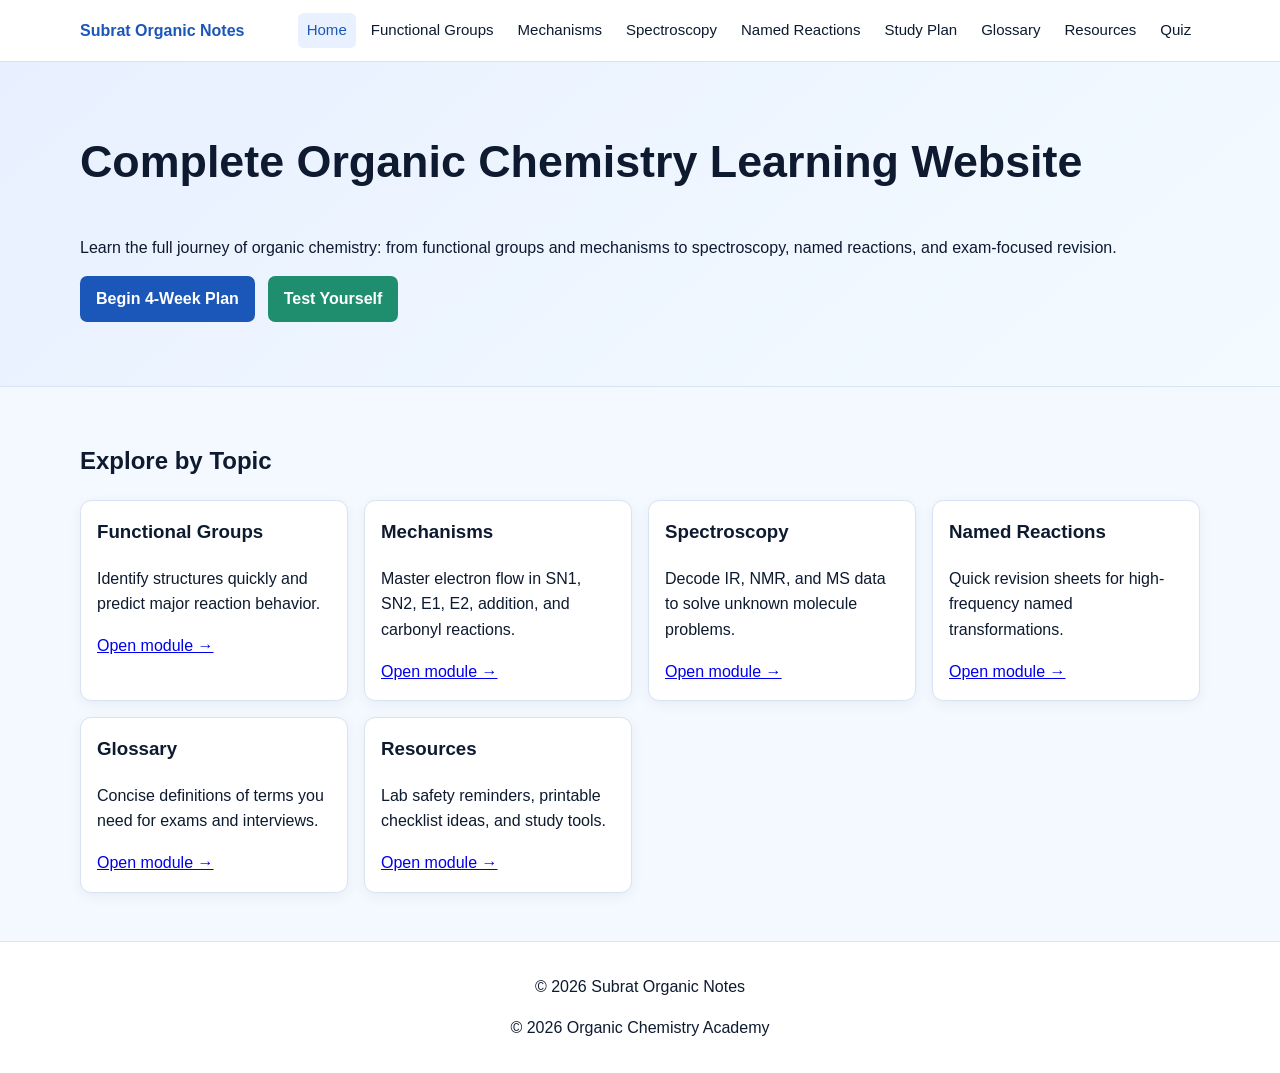
<file: index.html>
<!DOCTYPE html>
<html lang="en">
  <head>
    <meta charset="UTF-8" />
    <meta name="viewport" content="width=device-width, initial-scale=1.0" />
    <title>Organic Chemistry Academy</title>
    <meta name="description" content="A complete multi-page organic chemistry learning website with notes, mechanisms, spectroscopy, quizzes, and resources." />
    <link rel="stylesheet" href="styles.css" />
  </head>
  <body>
    <header class="site-header">
      <div class="container nav-wrap">
        <a class="brand" href="index.html">Subrat Organic Notes</a>
        <button id="menuToggle" class="menu-toggle" aria-label="Toggle navigation">☰</button>
        <nav id="siteNav" class="site-nav">
          <a href="index.html" class="active">Home</a>
          <a href="functional-groups.html">Functional Groups</a>
          <a href="reaction-mechanisms.html">Mechanisms</a>
          <a href="spectroscopy.html">Spectroscopy</a>
          <a href="named-reactions.html">Named Reactions</a>
          <a href="study-plan.html">Study Plan</a>
          <a href="glossary.html">Glossary</a>
          <a href="resources.html">Resources</a>
          <a href="quiz.html">Quiz</a>
        </nav>
      </div>
    </header>

    <main>
      <section class="hero">
        <div class="container">
          <h1>Complete Organic Chemistry Learning Website</h1>
          <p>
            Learn the full journey of organic chemistry: from functional groups and mechanisms
            to spectroscopy, named reactions, and exam-focused revision.
          </p>
          <div class="button-row">
            <a class="btn" href="study-plan.html">Begin 4-Week Plan</a>
            <a class="btn btn-secondary" href="quiz.html">Test Yourself</a>
          </div>
        </div>
      </section>

      <section class="container cards-section">
        <h2>Explore by Topic</h2>
        <div class="cards-grid">
          <article class="card">
            <h3>Functional Groups</h3>
            <p>Identify structures quickly and predict major reaction behavior.</p>
            <a href="functional-groups.html">Open module →</a>
          </article>
          <article class="card">
            <h3>Mechanisms</h3>
            <p>Master electron flow in SN1, SN2, E1, E2, addition, and carbonyl reactions.</p>
            <a href="reaction-mechanisms.html">Open module →</a>
          </article>
          <article class="card">
            <h3>Spectroscopy</h3>
            <p>Decode IR, NMR, and MS data to solve unknown molecule problems.</p>
            <a href="spectroscopy.html">Open module →</a>
          </article>
          <article class="card">
            <h3>Named Reactions</h3>
            <p>Quick revision sheets for high-frequency named transformations.</p>
            <a href="named-reactions.html">Open module →</a>
          </article>
          <article class="card">
            <h3>Glossary</h3>
            <p>Concise definitions of terms you need for exams and interviews.</p>
            <a href="glossary.html">Open module →</a>
          </article>
          <article class="card">
            <h3>Resources</h3>
            <p>Lab safety reminders, printable checklist ideas, and study tools.</p>
            <a href="resources.html">Open module →</a>
          </article>
        </div>
      </section>
    </main>

    <footer class="site-footer">
      <div class="container">
        <p>© <span class="year"></span> Subrat Organic Notes</p>
        <p>© <span class="year"></span> Organic Chemistry Academy</p>
      </div>
    </footer>

    <script src="script.js"></script>
  </body>
</html>
</file>
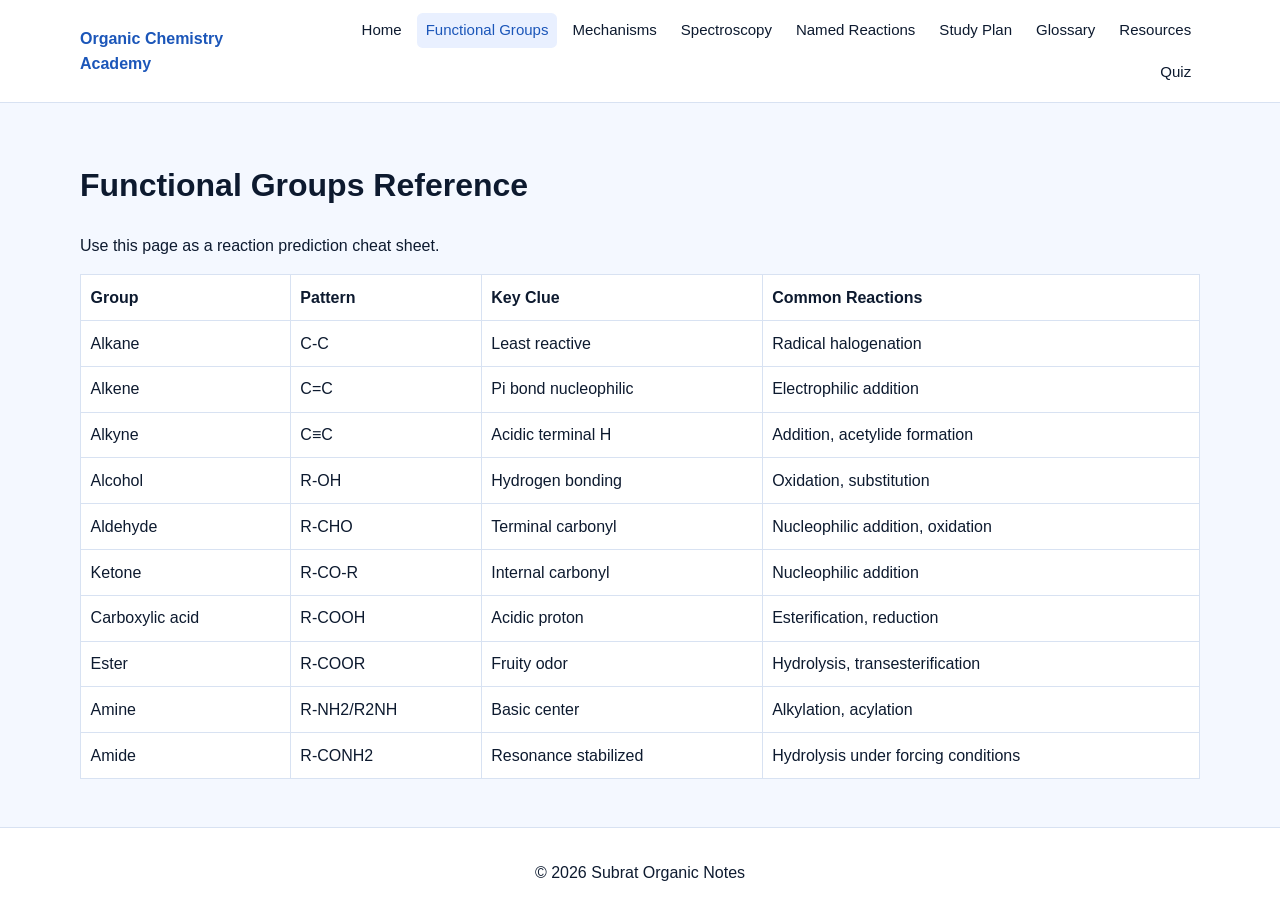
<file: functional-groups.html>
<!DOCTYPE html>
<html lang="en">
  <head>
    <meta charset="UTF-8" />
    <meta name="viewport" content="width=device-width, initial-scale=1.0" />
    <title>Functional Groups | Organic Chemistry Academy</title>
    <link rel="stylesheet" href="styles.css" />
  </head>
  <body>
    <header class="site-header">
      <div class="container nav-wrap">
        <a class="brand" href="index.html">Organic Chemistry Academy</a>
        <button id="menuToggle" class="menu-toggle" aria-label="Toggle navigation">☰</button>
        <nav id="siteNav" class="site-nav">
          <a href="index.html">Home</a>
          <a href="functional-groups.html" class="active">Functional Groups</a>
          <a href="reaction-mechanisms.html">Mechanisms</a>
          <a href="spectroscopy.html">Spectroscopy</a>
          <a href="named-reactions.html">Named Reactions</a>
          <a href="study-plan.html">Study Plan</a>
          <a href="glossary.html">Glossary</a>
          <a href="resources.html">Resources</a>
          <a href="quiz.html">Quiz</a>
        </nav>
      </div>
    </header>

    <main class="container page-content">
      <h1>Functional Groups Reference</h1>
      <p>Use this page as a reaction prediction cheat sheet.</p>
      <table class="chem-table">
        <thead>
          <tr><th>Group</th><th>Pattern</th><th>Key Clue</th><th>Common Reactions</th></tr>
        </thead>
        <tbody>
          <tr><td>Alkane</td><td>C-C</td><td>Least reactive</td><td>Radical halogenation</td></tr>
          <tr><td>Alkene</td><td>C=C</td><td>Pi bond nucleophilic</td><td>Electrophilic addition</td></tr>
          <tr><td>Alkyne</td><td>C≡C</td><td>Acidic terminal H</td><td>Addition, acetylide formation</td></tr>
          <tr><td>Alcohol</td><td>R-OH</td><td>Hydrogen bonding</td><td>Oxidation, substitution</td></tr>
          <tr><td>Aldehyde</td><td>R-CHO</td><td>Terminal carbonyl</td><td>Nucleophilic addition, oxidation</td></tr>
          <tr><td>Ketone</td><td>R-CO-R</td><td>Internal carbonyl</td><td>Nucleophilic addition</td></tr>
          <tr><td>Carboxylic acid</td><td>R-COOH</td><td>Acidic proton</td><td>Esterification, reduction</td></tr>
          <tr><td>Ester</td><td>R-COOR</td><td>Fruity odor</td><td>Hydrolysis, transesterification</td></tr>
          <tr><td>Amine</td><td>R-NH2/R2NH</td><td>Basic center</td><td>Alkylation, acylation</td></tr>
          <tr><td>Amide</td><td>R-CONH2</td><td>Resonance stabilized</td><td>Hydrolysis under forcing conditions</td></tr>
        </tbody>
      </table>
    </main>

    <footer class="site-footer"><div class="container"><p>© <span class="year"></span> Subrat Organic Notes</p></div></footer>
    <script src="script.js"></script>
  </body>
</html>
</file>
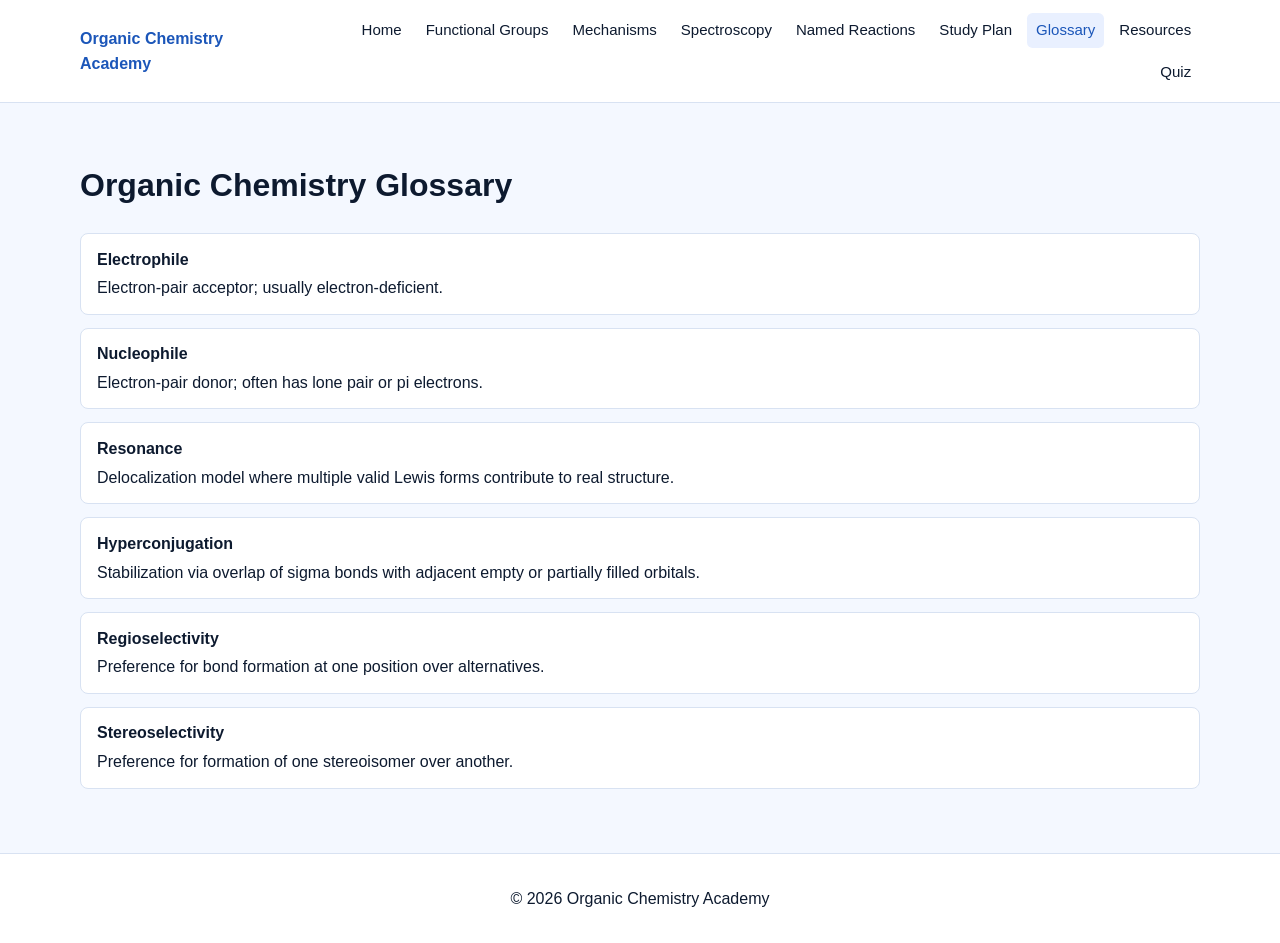
<file: glossary.html>
<!DOCTYPE html>
<html lang="en">
  <head>
    <meta charset="UTF-8" />
    <meta name="viewport" content="width=device-width, initial-scale=1.0" />
    <title>Glossary | Organic Chemistry Academy</title>
    <link rel="stylesheet" href="styles.css" />
  </head>
  <body>
    <header class="site-header">
      <div class="container nav-wrap">
        <a class="brand" href="index.html">Organic Chemistry Academy</a>
        <button id="menuToggle" class="menu-toggle" aria-label="Toggle navigation">☰</button>
        <nav id="siteNav" class="site-nav">
          <a href="index.html">Home</a>
          <a href="functional-groups.html">Functional Groups</a>
          <a href="reaction-mechanisms.html">Mechanisms</a>
          <a href="spectroscopy.html">Spectroscopy</a>
          <a href="named-reactions.html">Named Reactions</a>
          <a href="study-plan.html">Study Plan</a>
          <a href="glossary.html" class="active">Glossary</a>
          <a href="resources.html">Resources</a>
          <a href="quiz.html">Quiz</a>
        </nav>
      </div>
    </header>

    <main class="container page-content">
      <h1>Organic Chemistry Glossary</h1>
      <dl class="glossary">
        <div><dt>Electrophile</dt><dd>Electron-pair acceptor; usually electron-deficient.</dd></div>
        <div><dt>Nucleophile</dt><dd>Electron-pair donor; often has lone pair or pi electrons.</dd></div>
        <div><dt>Resonance</dt><dd>Delocalization model where multiple valid Lewis forms contribute to real structure.</dd></div>
        <div><dt>Hyperconjugation</dt><dd>Stabilization via overlap of sigma bonds with adjacent empty or partially filled orbitals.</dd></div>
        <div><dt>Regioselectivity</dt><dd>Preference for bond formation at one position over alternatives.</dd></div>
        <div><dt>Stereoselectivity</dt><dd>Preference for formation of one stereoisomer over another.</dd></div>
      </dl>
    </main>

    <footer class="site-footer"><div class="container"><p>© <span class="year"></span> Organic Chemistry Academy</p></div></footer>
    <script src="script.js"></script>
  </body>
</html>
</file>
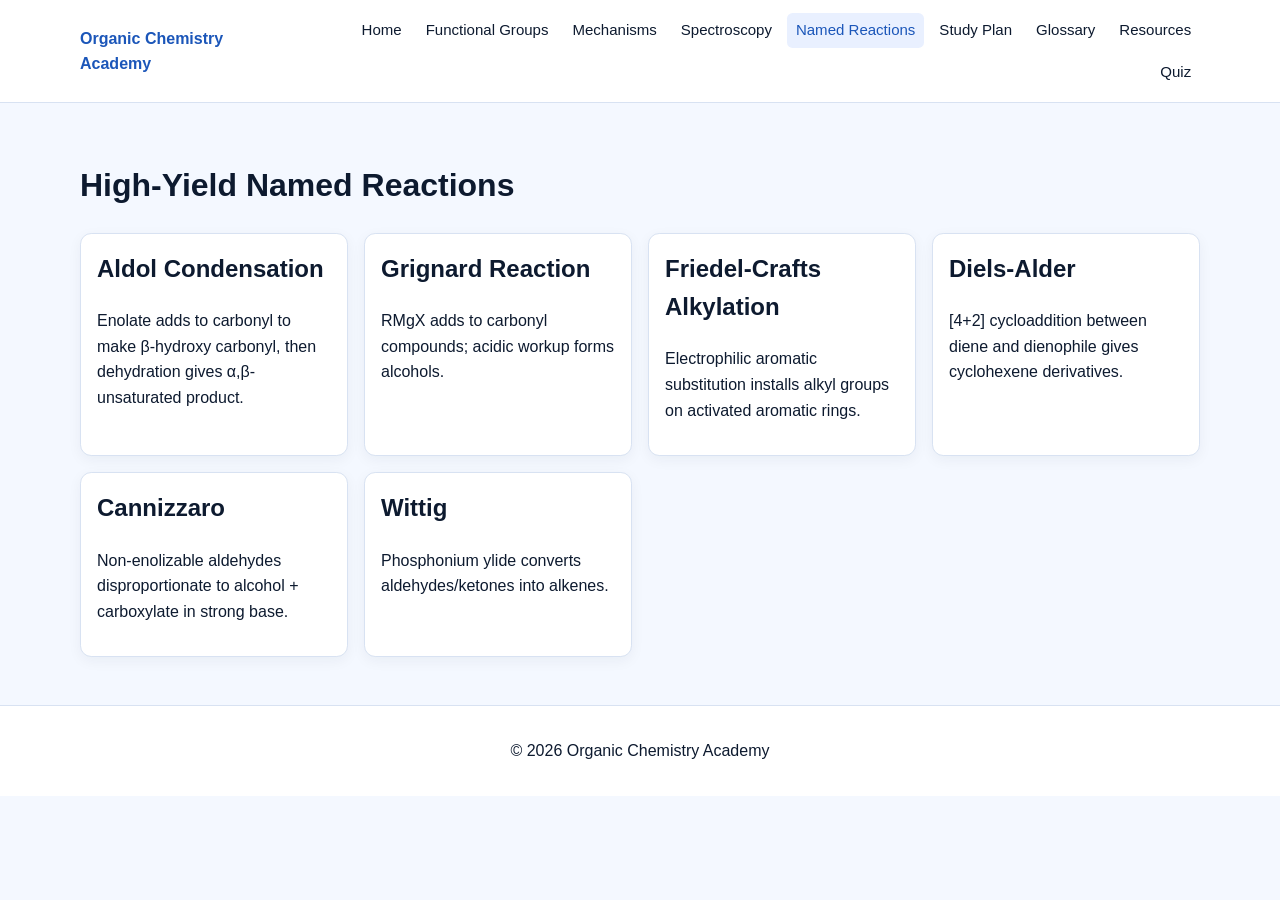
<file: named-reactions.html>
<!DOCTYPE html>
<html lang="en">
  <head>
    <meta charset="UTF-8" />
    <meta name="viewport" content="width=device-width, initial-scale=1.0" />
    <title>Named Reactions | Organic Chemistry Academy</title>
    <link rel="stylesheet" href="styles.css" />
  </head>
  <body>
    <header class="site-header">
      <div class="container nav-wrap">
        <a class="brand" href="index.html">Organic Chemistry Academy</a>
        <button id="menuToggle" class="menu-toggle" aria-label="Toggle navigation">☰</button>
        <nav id="siteNav" class="site-nav">
          <a href="index.html">Home</a>
          <a href="functional-groups.html">Functional Groups</a>
          <a href="reaction-mechanisms.html">Mechanisms</a>
          <a href="spectroscopy.html">Spectroscopy</a>
          <a href="named-reactions.html" class="active">Named Reactions</a>
          <a href="study-plan.html">Study Plan</a>
          <a href="glossary.html">Glossary</a>
          <a href="resources.html">Resources</a>
          <a href="quiz.html">Quiz</a>
        </nav>
      </div>
    </header>

    <main class="container page-content">
      <h1>High-Yield Named Reactions</h1>
      <div class="cards-grid">
        <article class="card"><h2>Aldol Condensation</h2><p>Enolate adds to carbonyl to make β-hydroxy carbonyl, then dehydration gives α,β-unsaturated product.</p></article>
        <article class="card"><h2>Grignard Reaction</h2><p>RMgX adds to carbonyl compounds; acidic workup forms alcohols.</p></article>
        <article class="card"><h2>Friedel-Crafts Alkylation</h2><p>Electrophilic aromatic substitution installs alkyl groups on activated aromatic rings.</p></article>
        <article class="card"><h2>Diels-Alder</h2><p>[4+2] cycloaddition between diene and dienophile gives cyclohexene derivatives.</p></article>
        <article class="card"><h2>Cannizzaro</h2><p>Non-enolizable aldehydes disproportionate to alcohol + carboxylate in strong base.</p></article>
        <article class="card"><h2>Wittig</h2><p>Phosphonium ylide converts aldehydes/ketones into alkenes.</p></article>
      </div>
    </main>

    <footer class="site-footer"><div class="container"><p>© <span class="year"></span> Organic Chemistry Academy</p></div></footer>
    <script src="script.js"></script>
  </body>
</html>
</file>
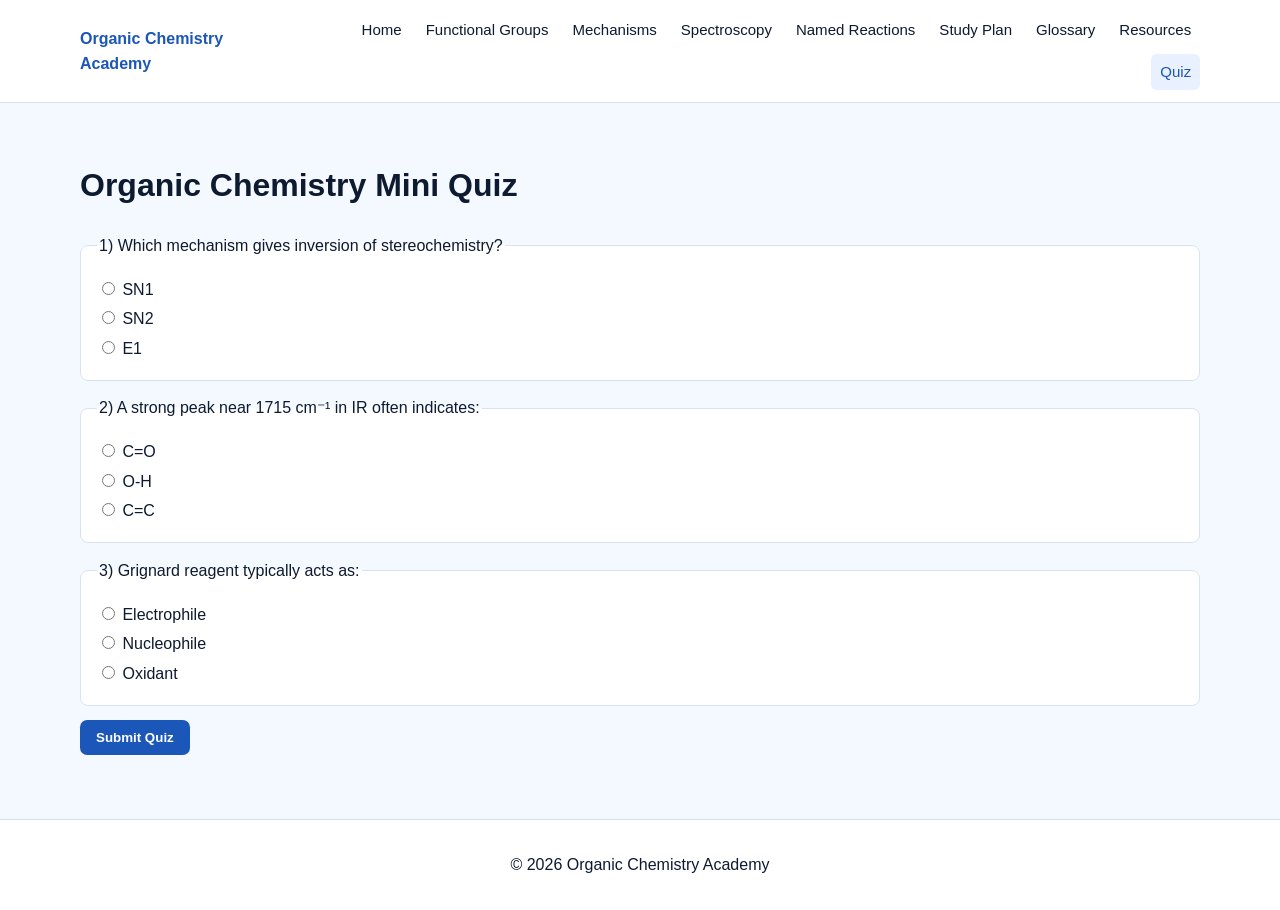
<file: quiz.html>
<!DOCTYPE html>
<html lang="en">
  <head>
    <meta charset="UTF-8" />
    <meta name="viewport" content="width=device-width, initial-scale=1.0" />
    <title>Quiz | Organic Chemistry Academy</title>
    <link rel="stylesheet" href="styles.css" />
  </head>
  <body>
    <header class="site-header">
      <div class="container nav-wrap">
        <a class="brand" href="index.html">Organic Chemistry Academy</a>
        <button id="menuToggle" class="menu-toggle" aria-label="Toggle navigation">☰</button>
        <nav id="siteNav" class="site-nav">
          <a href="index.html">Home</a>
          <a href="functional-groups.html">Functional Groups</a>
          <a href="reaction-mechanisms.html">Mechanisms</a>
          <a href="spectroscopy.html">Spectroscopy</a>
          <a href="named-reactions.html">Named Reactions</a>
          <a href="study-plan.html">Study Plan</a>
          <a href="glossary.html">Glossary</a>
          <a href="resources.html">Resources</a>
          <a href="quiz.html" class="active">Quiz</a>
        </nav>
      </div>
    </header>

    <main class="container page-content">
      <h1>Organic Chemistry Mini Quiz</h1>
      <form id="quizForm" class="quiz-form">
        <fieldset>
          <legend>1) Which mechanism gives inversion of stereochemistry?</legend>
          <label><input type="radio" name="q1" value="SN1" /> SN1</label>
          <label><input type="radio" name="q1" value="SN2" /> SN2</label>
          <label><input type="radio" name="q1" value="E1" /> E1</label>
        </fieldset>

        <fieldset>
          <legend>2) A strong peak near 1715 cm⁻¹ in IR often indicates:</legend>
          <label><input type="radio" name="q2" value="C=O" /> C=O</label>
          <label><input type="radio" name="q2" value="O-H" /> O-H</label>
          <label><input type="radio" name="q2" value="C=C" /> C=C</label>
        </fieldset>

        <fieldset>
          <legend>3) Grignard reagent typically acts as:</legend>
          <label><input type="radio" name="q3" value="electrophile" /> Electrophile</label>
          <label><input type="radio" name="q3" value="nucleophile" /> Nucleophile</label>
          <label><input type="radio" name="q3" value="oxidant" /> Oxidant</label>
        </fieldset>

        <button type="button" id="gradeQuiz" class="btn">Submit Quiz</button>
      </form>
      <p id="quizResult" class="quiz-result" aria-live="polite"></p>
    </main>

    <footer class="site-footer"><div class="container"><p>© <span class="year"></span> Organic Chemistry Academy</p></div></footer>
    <script src="script.js"></script>
  </body>
</html>
</file>
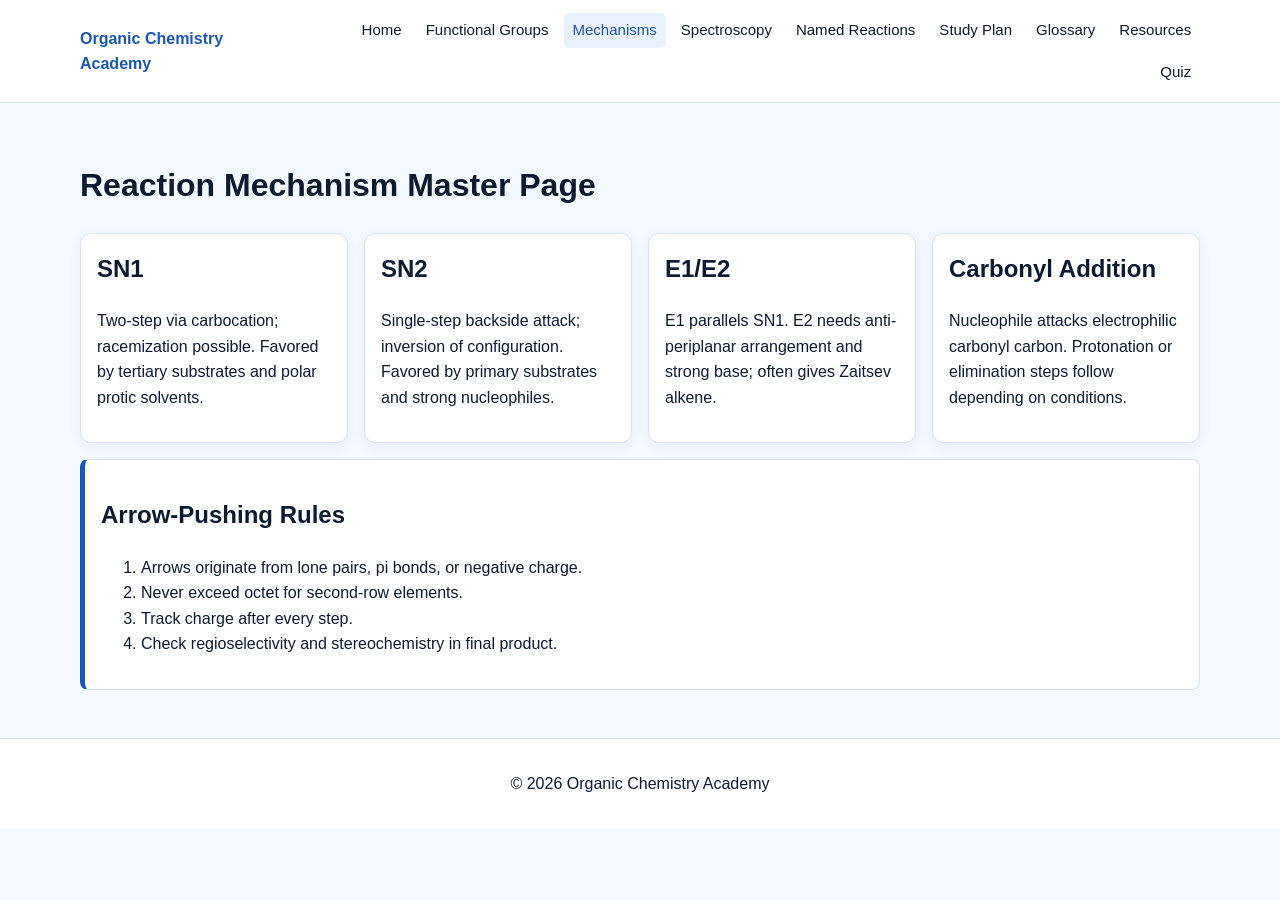
<file: reaction-mechanisms.html>
<!DOCTYPE html>
<html lang="en">
  <head>
    <meta charset="UTF-8" />
    <meta name="viewport" content="width=device-width, initial-scale=1.0" />
    <title>Reaction Mechanisms | Organic Chemistry Academy</title>
    <link rel="stylesheet" href="styles.css" />
  </head>
  <body>
    <header class="site-header">
      <div class="container nav-wrap">
        <a class="brand" href="index.html">Organic Chemistry Academy</a>
        <button id="menuToggle" class="menu-toggle" aria-label="Toggle navigation">☰</button>
        <nav id="siteNav" class="site-nav">
          <a href="index.html">Home</a>
          <a href="functional-groups.html">Functional Groups</a>
          <a href="reaction-mechanisms.html" class="active">Mechanisms</a>
          <a href="spectroscopy.html">Spectroscopy</a>
          <a href="named-reactions.html">Named Reactions</a>
          <a href="study-plan.html">Study Plan</a>
          <a href="glossary.html">Glossary</a>
          <a href="resources.html">Resources</a>
          <a href="quiz.html">Quiz</a>
        </nav>
      </div>
    </header>

    <main class="container page-content">
      <h1>Reaction Mechanism Master Page</h1>
      <div class="cards-grid">
        <article class="card"><h2>SN1</h2><p>Two-step via carbocation; racemization possible. Favored by tertiary substrates and polar protic solvents.</p></article>
        <article class="card"><h2>SN2</h2><p>Single-step backside attack; inversion of configuration. Favored by primary substrates and strong nucleophiles.</p></article>
        <article class="card"><h2>E1/E2</h2><p>E1 parallels SN1. E2 needs anti-periplanar arrangement and strong base; often gives Zaitsev alkene.</p></article>
        <article class="card"><h2>Carbonyl Addition</h2><p>Nucleophile attacks electrophilic carbonyl carbon. Protonation or elimination steps follow depending on conditions.</p></article>
      </div>
      <section class="note-box">
        <h2>Arrow-Pushing Rules</h2>
        <ol>
          <li>Arrows originate from lone pairs, pi bonds, or negative charge.</li>
          <li>Never exceed octet for second-row elements.</li>
          <li>Track charge after every step.</li>
          <li>Check regioselectivity and stereochemistry in final product.</li>
        </ol>
      </section>
    </main>

    <footer class="site-footer"><div class="container"><p>© <span class="year"></span> Organic Chemistry Academy</p></div></footer>
    <script src="script.js"></script>
  </body>
</html>
</file>
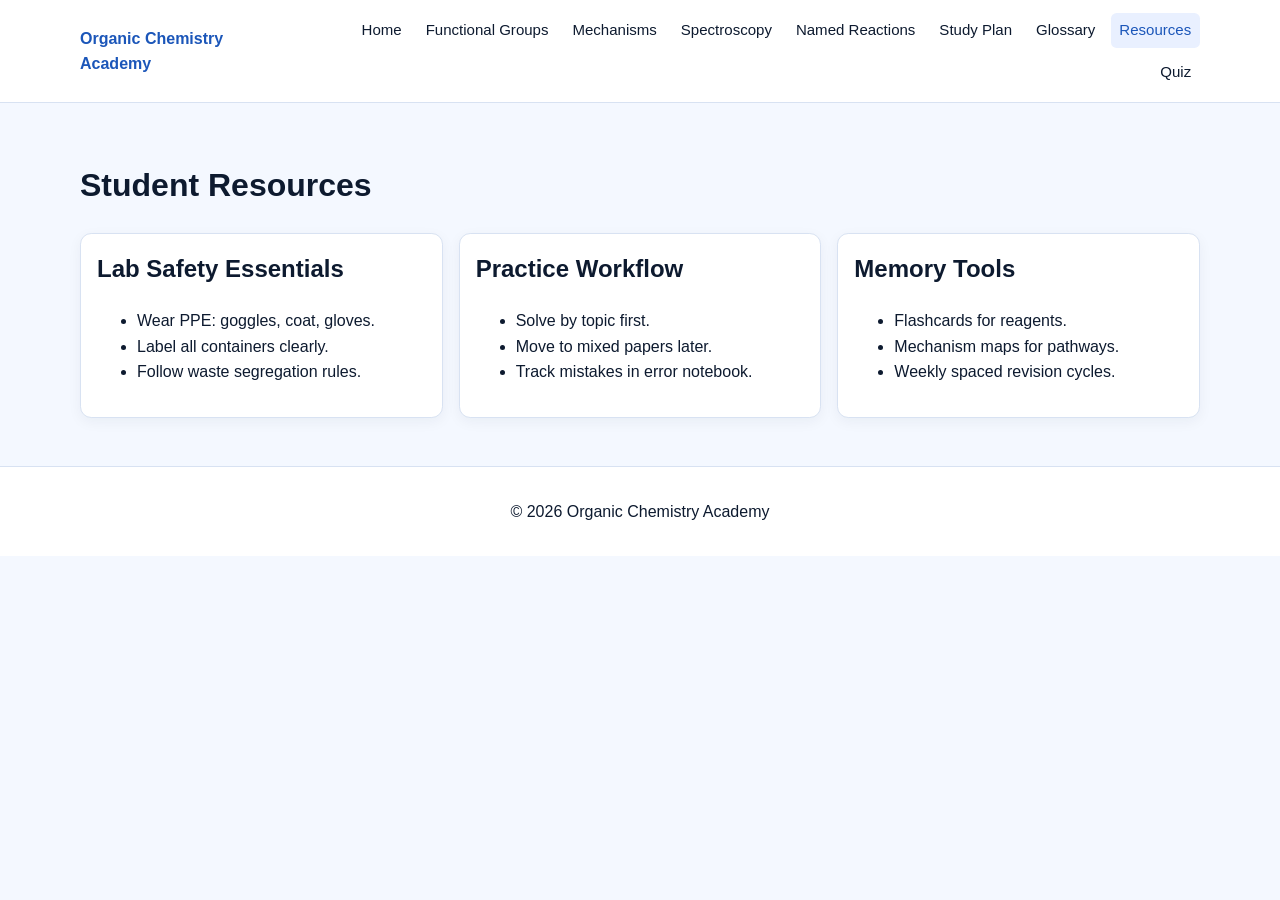
<file: resources.html>
<!DOCTYPE html>
<html lang="en">
  <head>
    <meta charset="UTF-8" />
    <meta name="viewport" content="width=device-width, initial-scale=1.0" />
    <title>Resources | Organic Chemistry Academy</title>
    <link rel="stylesheet" href="styles.css" />
  </head>
  <body>
    <header class="site-header">
      <div class="container nav-wrap">
        <a class="brand" href="index.html">Organic Chemistry Academy</a>
        <button id="menuToggle" class="menu-toggle" aria-label="Toggle navigation">☰</button>
        <nav id="siteNav" class="site-nav">
          <a href="index.html">Home</a>
          <a href="functional-groups.html">Functional Groups</a>
          <a href="reaction-mechanisms.html">Mechanisms</a>
          <a href="spectroscopy.html">Spectroscopy</a>
          <a href="named-reactions.html">Named Reactions</a>
          <a href="study-plan.html">Study Plan</a>
          <a href="glossary.html">Glossary</a>
          <a href="resources.html" class="active">Resources</a>
          <a href="quiz.html">Quiz</a>
        </nav>
      </div>
    </header>

    <main class="container page-content">
      <h1>Student Resources</h1>
      <div class="cards-grid">
        <article class="card"><h2>Lab Safety Essentials</h2><ul><li>Wear PPE: goggles, coat, gloves.</li><li>Label all containers clearly.</li><li>Follow waste segregation rules.</li></ul></article>
        <article class="card"><h2>Practice Workflow</h2><ul><li>Solve by topic first.</li><li>Move to mixed papers later.</li><li>Track mistakes in error notebook.</li></ul></article>
        <article class="card"><h2>Memory Tools</h2><ul><li>Flashcards for reagents.</li><li>Mechanism maps for pathways.</li><li>Weekly spaced revision cycles.</li></ul></article>
      </div>
    </main>

    <footer class="site-footer"><div class="container"><p>© <span class="year"></span> Organic Chemistry Academy</p></div></footer>
    <script src="script.js"></script>
  </body>
</html>
</file>
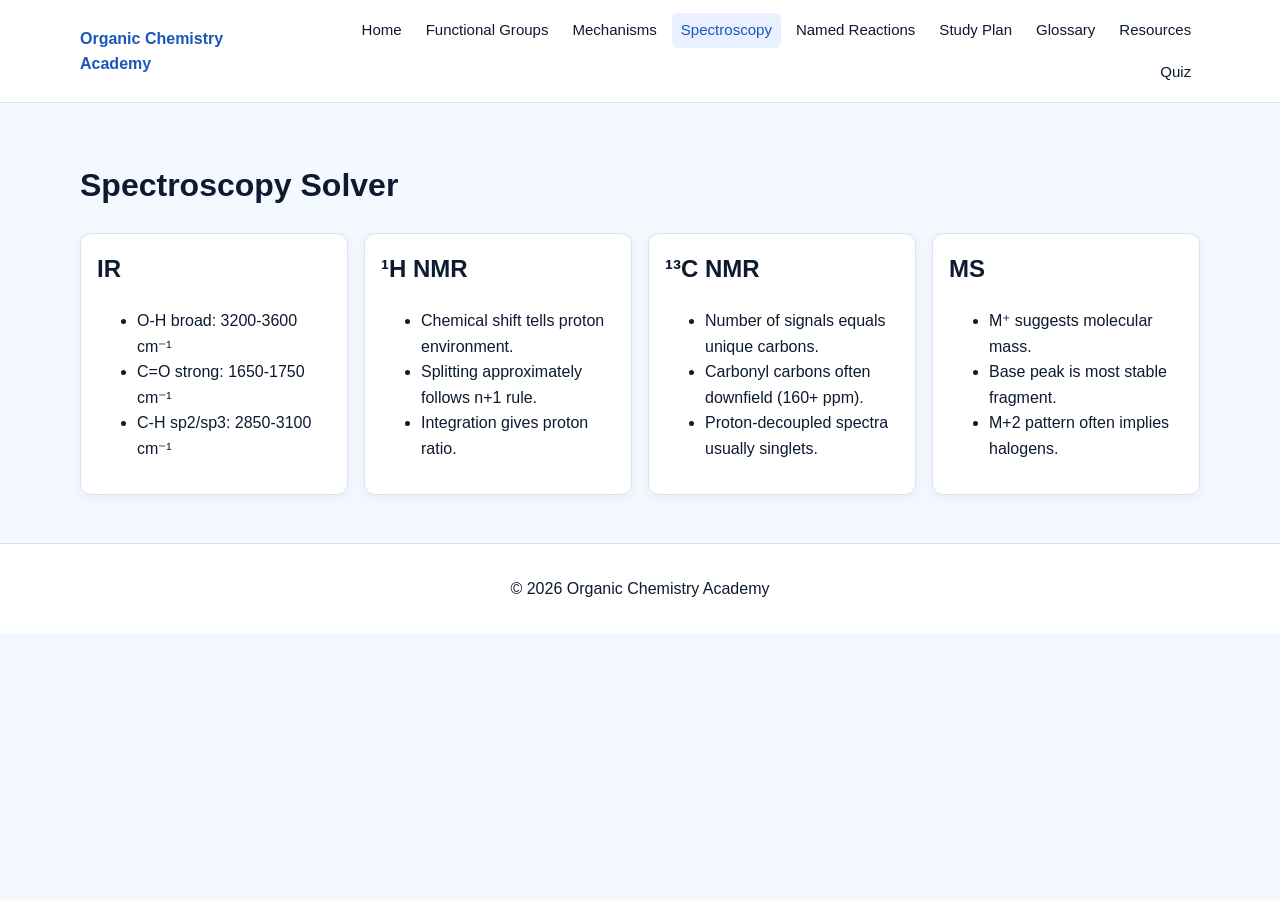
<file: spectroscopy.html>
<!DOCTYPE html>
<html lang="en">
  <head>
    <meta charset="UTF-8" />
    <meta name="viewport" content="width=device-width, initial-scale=1.0" />
    <title>Spectroscopy | Organic Chemistry Academy</title>
    <link rel="stylesheet" href="styles.css" />
  </head>
  <body>
    <header class="site-header">
      <div class="container nav-wrap">
        <a class="brand" href="index.html">Organic Chemistry Academy</a>
        <button id="menuToggle" class="menu-toggle" aria-label="Toggle navigation">☰</button>
        <nav id="siteNav" class="site-nav">
          <a href="index.html">Home</a>
          <a href="functional-groups.html">Functional Groups</a>
          <a href="reaction-mechanisms.html">Mechanisms</a>
          <a href="spectroscopy.html" class="active">Spectroscopy</a>
          <a href="named-reactions.html">Named Reactions</a>
          <a href="study-plan.html">Study Plan</a>
          <a href="glossary.html">Glossary</a>
          <a href="resources.html">Resources</a>
          <a href="quiz.html">Quiz</a>
        </nav>
      </div>
    </header>

    <main class="container page-content">
      <h1>Spectroscopy Solver</h1>
      <div class="cards-grid">
        <article class="card"><h2>IR</h2><ul><li>O-H broad: 3200-3600 cm⁻¹</li><li>C=O strong: 1650-1750 cm⁻¹</li><li>C-H sp2/sp3: 2850-3100 cm⁻¹</li></ul></article>
        <article class="card"><h2>¹H NMR</h2><ul><li>Chemical shift tells proton environment.</li><li>Splitting approximately follows n+1 rule.</li><li>Integration gives proton ratio.</li></ul></article>
        <article class="card"><h2>¹³C NMR</h2><ul><li>Number of signals equals unique carbons.</li><li>Carbonyl carbons often downfield (160+ ppm).</li><li>Proton-decoupled spectra usually singlets.</li></ul></article>
        <article class="card"><h2>MS</h2><ul><li>M⁺ suggests molecular mass.</li><li>Base peak is most stable fragment.</li><li>M+2 pattern often implies halogens.</li></ul></article>
      </div>
    </main>

    <footer class="site-footer"><div class="container"><p>© <span class="year"></span> Organic Chemistry Academy</p></div></footer>
    <script src="script.js"></script>
  </body>
</html>
</file>
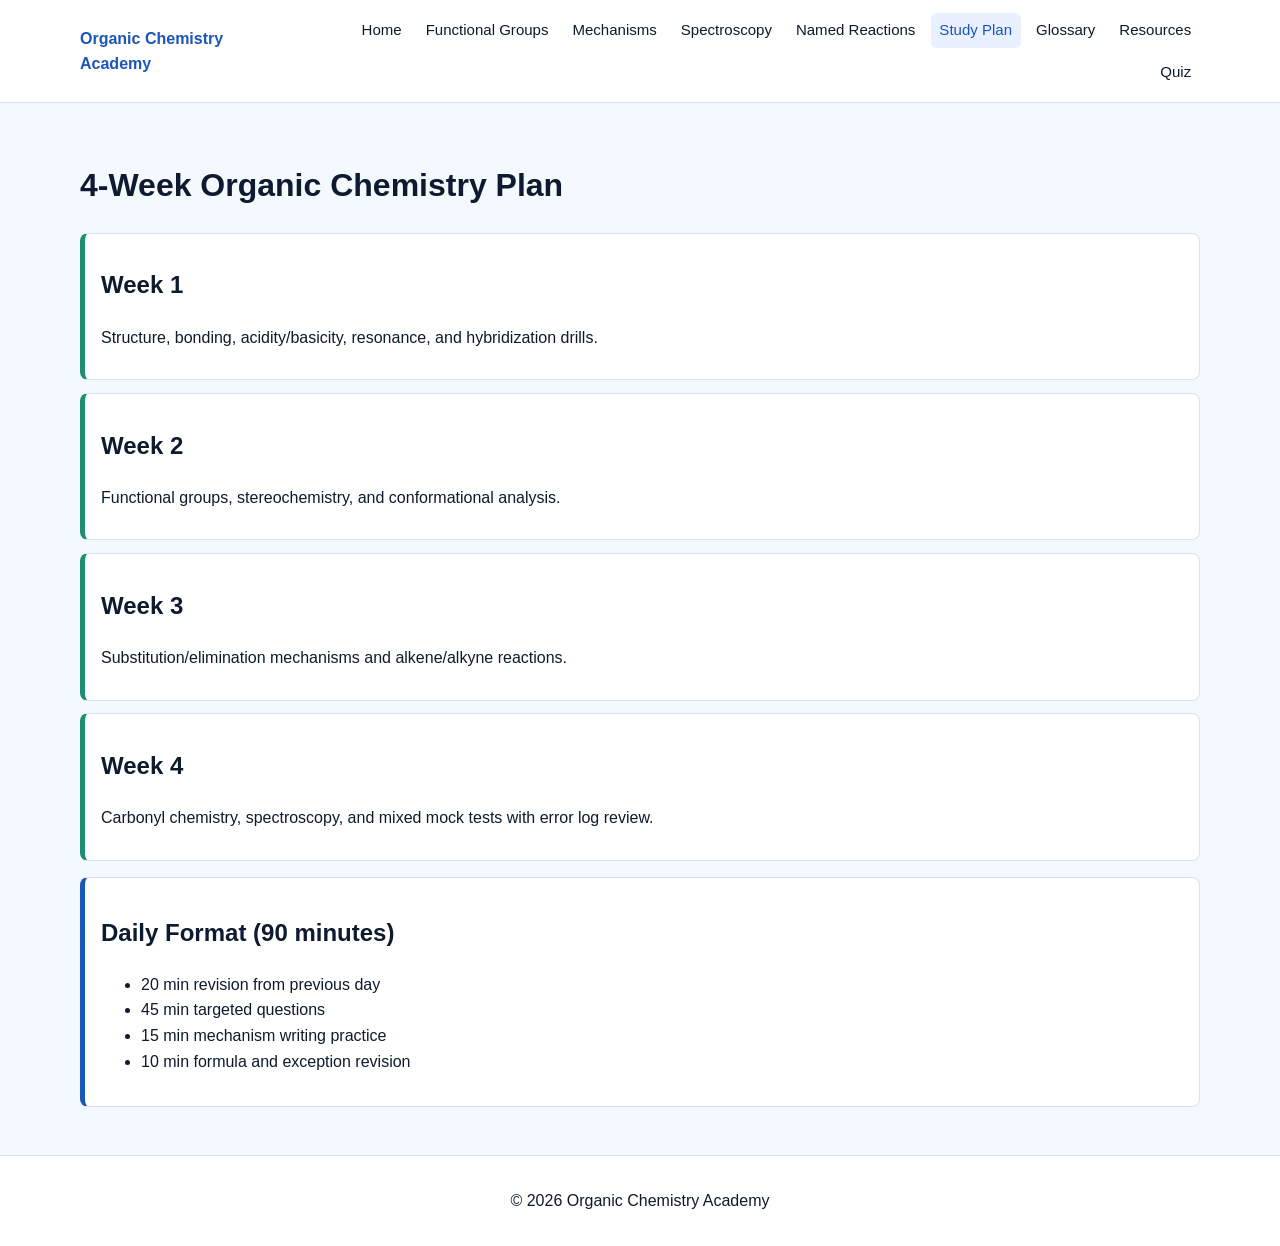
<file: study-plan.html>
<!DOCTYPE html>
<html lang="en">
  <head>
    <meta charset="UTF-8" />
    <meta name="viewport" content="width=device-width, initial-scale=1.0" />
    <title>Study Plan | Organic Chemistry Academy</title>
    <link rel="stylesheet" href="styles.css" />
  </head>
  <body>
    <header class="site-header">
      <div class="container nav-wrap">
        <a class="brand" href="index.html">Organic Chemistry Academy</a>
        <button id="menuToggle" class="menu-toggle" aria-label="Toggle navigation">☰</button>
        <nav id="siteNav" class="site-nav">
          <a href="index.html">Home</a>
          <a href="functional-groups.html">Functional Groups</a>
          <a href="reaction-mechanisms.html">Mechanisms</a>
          <a href="spectroscopy.html">Spectroscopy</a>
          <a href="named-reactions.html">Named Reactions</a>
          <a href="study-plan.html" class="active">Study Plan</a>
          <a href="glossary.html">Glossary</a>
          <a href="resources.html">Resources</a>
          <a href="quiz.html">Quiz</a>
        </nav>
      </div>
    </header>

    <main class="container page-content">
      <h1>4-Week Organic Chemistry Plan</h1>
      <div class="timeline">
        <article><h2>Week 1</h2><p>Structure, bonding, acidity/basicity, resonance, and hybridization drills.</p></article>
        <article><h2>Week 2</h2><p>Functional groups, stereochemistry, and conformational analysis.</p></article>
        <article><h2>Week 3</h2><p>Substitution/elimination mechanisms and alkene/alkyne reactions.</p></article>
        <article><h2>Week 4</h2><p>Carbonyl chemistry, spectroscopy, and mixed mock tests with error log review.</p></article>
      </div>
      <section class="note-box">
        <h2>Daily Format (90 minutes)</h2>
        <ul>
          <li>20 min revision from previous day</li>
          <li>45 min targeted questions</li>
          <li>15 min mechanism writing practice</li>
          <li>10 min formula and exception revision</li>
        </ul>
      </section>
    </main>

    <footer class="site-footer"><div class="container"><p>© <span class="year"></span> Organic Chemistry Academy</p></div></footer>
    <script src="script.js"></script>
  </body>
</html>
</file>
<file: styles.css>
:root {
  --bg: #f4f8ff;
  --surface: #ffffff;
  --text: #0d1a2f;
  --brand: #1b56b9;
  --brand-2: #1f8e6e;
  --border: #d8e2f2;
}

* { box-sizing: border-box; }

body {
  margin: 0;
  font-family: Inter, Arial, sans-serif;
  background: var(--bg);
  color: var(--text);
  line-height: 1.6;
}

.container { width: min(1120px, 92%); margin: 0 auto; }

.site-header {
  background: var(--surface);
  border-bottom: 1px solid var(--border);
  position: sticky;
  top: 0;
  z-index: 100;
}

.nav-wrap {
  display: flex;
  align-items: center;
  justify-content: space-between;
  gap: 1rem;
  padding: 0.8rem 0;
}

.brand { text-decoration: none; color: var(--brand); font-weight: 800; }

.site-nav {
  display: flex;
  flex-wrap: wrap;
  justify-content: flex-end;
  gap: 0.4rem;
}

.site-nav a {
  text-decoration: none;
  color: var(--text);
  padding: 0.35rem 0.55rem;
  border-radius: 0.35rem;
  font-size: 0.94rem;
}

.site-nav a:hover,
.site-nav a.active { background: #e9f0ff; color: var(--brand); }

.menu-toggle {
  display: none;
  border: 1px solid var(--border);
  background: #fff;
  border-radius: 0.4rem;
  font-size: 1.2rem;
}

.hero {
  background: linear-gradient(140deg, #e8f0ff, #f4fbff);
  border-bottom: 1px solid var(--border);
  padding: 4rem 0;
}

.hero h1 { margin-top: 0; font-size: clamp(1.9rem, 4vw, 2.8rem); }

.button-row { display: flex; flex-wrap: wrap; gap: 0.8rem; margin-top: 1rem; }

.btn {
  background: var(--brand);
  color: #fff;
  border: none;
  border-radius: 0.45rem;
  padding: 0.62rem 1rem;
  cursor: pointer;
  text-decoration: none;
  font-weight: 700;
}

.btn-secondary { background: var(--brand-2); }
.btn:hover { opacity: 0.92; }

.cards-section,
.page-content { padding: 2.2rem 0 3rem; }

.cards-grid {
  display: grid;
  grid-template-columns: repeat(auto-fit, minmax(240px, 1fr));
  gap: 1rem;
}

.card {
  background: var(--surface);
  border: 1px solid var(--border);
  border-radius: 0.7rem;
  padding: 1rem;
  box-shadow: 0 4px 14px rgba(10, 30, 60, 0.05);
}

.card h2,
.card h3 { margin-top: 0; }

.chem-table {
  width: 100%;
  border-collapse: collapse;
  background: var(--surface);
}

.chem-table th,
.chem-table td {
  border: 1px solid var(--border);
  padding: 0.6rem;
  text-align: left;
}

.note-box {
  margin-top: 1rem;
  background: var(--surface);
  border: 1px solid var(--border);
  border-left: 5px solid var(--brand);
  border-radius: 0.5rem;
  padding: 1rem;
}

.timeline article {
  background: var(--surface);
  border: 1px solid var(--border);
  border-left: 5px solid var(--brand-2);
  border-radius: 0.5rem;
  margin: 0.8rem 0;
  padding: 0.8rem 1rem;
}

.glossary {
  display: grid;
  gap: 0.8rem;
}

.glossary div {
  background: var(--surface);
  border: 1px solid var(--border);
  border-radius: 0.5rem;
  padding: 0.8rem 1rem;
}

.glossary dt { font-weight: 700; }
.glossary dd { margin: 0.2rem 0 0; }

.quiz-form fieldset {
  border: 1px solid var(--border);
  border-radius: 0.5rem;
  padding: 0.9rem 1rem;
  margin: 0 0 0.9rem;
  background: var(--surface);
}

.quiz-form label {
  display: block;
  margin: 0.25rem 0;
}

.quiz-result {
  font-weight: 700;
  margin-top: 1rem;
}

.site-footer {
  background: var(--surface);
  border-top: 1px solid var(--border);
  padding: 1rem 0;
  text-align: center;
}

@media (max-width: 980px) {
  .menu-toggle { display: block; }

  .site-nav {
    display: none;
    position: absolute;
    top: 100%;
    right: 4%;
    flex-direction: column;
    background: var(--surface);
    border: 1px solid var(--border);
    border-radius: 0.5rem;
    padding: 0.5rem;
    box-shadow: 0 10px 20px rgba(16, 32, 64, 0.12);
    max-width: min(92vw, 300px);
  }

  .site-nav.show { display: flex; }
}
</file>
